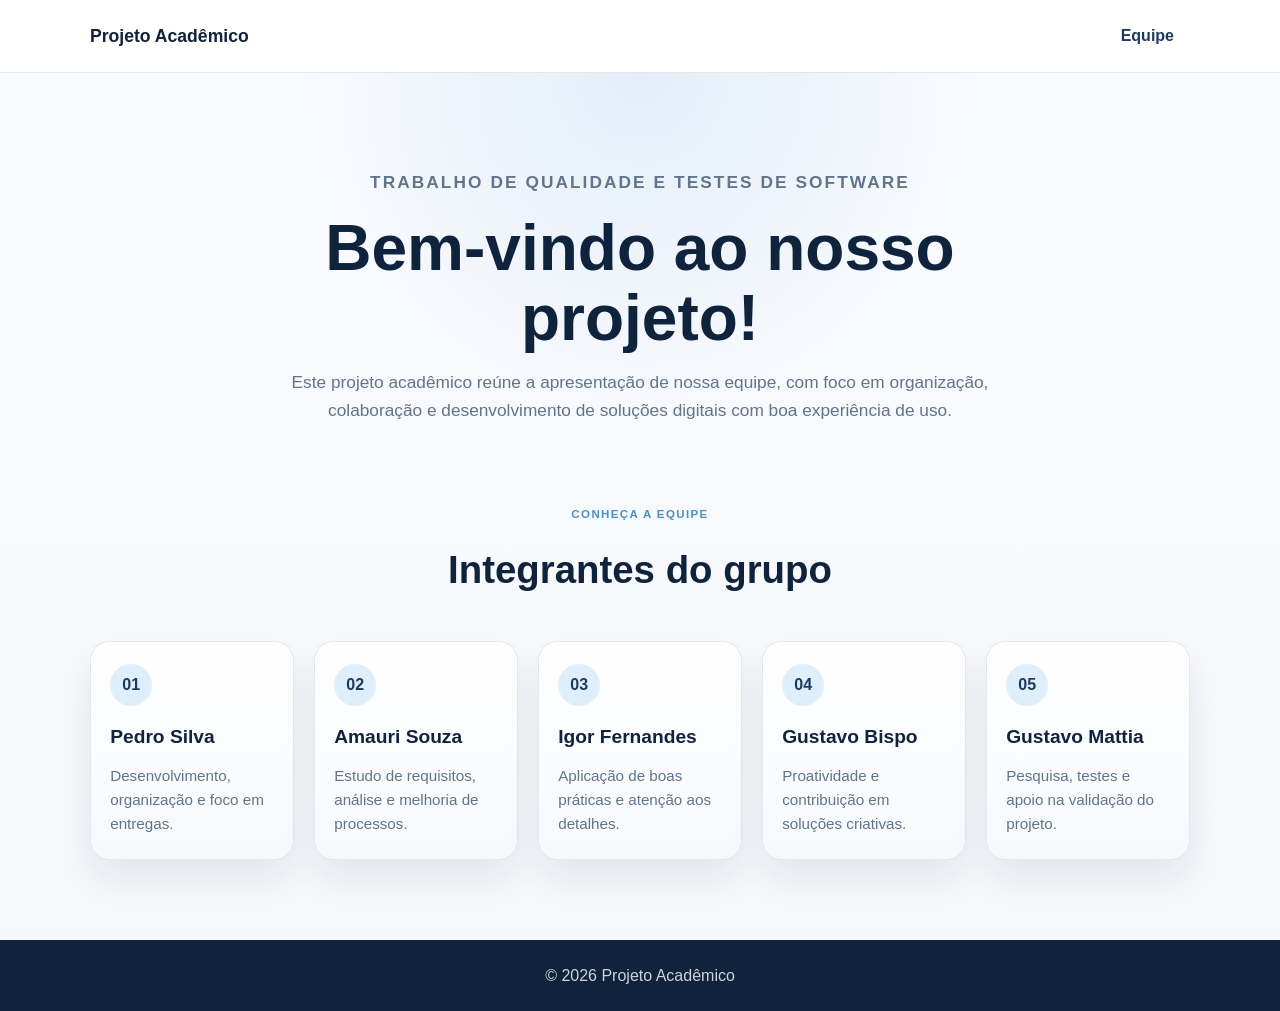
<file: index.html>
<!DOCTYPE html>
<html lang="pt-BR">
  <head>
    <meta charset="UTF-8" />
    <meta name="viewport" content="width=device-width, initial-scale=1.0" />
    <title>Projeto Acadêmico</title>
    <link rel="stylesheet" href="css/style.css" />
  </head>
  <body>
    <header class="site-header">
      <div class="container">
        <nav class="topbar" aria-label="Navegação principal">
          <div class="brand">Projeto Acadêmico</div>
          <a href="#integrantes" class="top-link">Equipe</a>
        </nav>
      </div>
    </header>

    <main>
      <section class="hero">
        <div class="container hero-content">
          <div class="hero-text">
            <p class="eyebrow">Trabalho de qualidade e testes de software</p>
            <h1>Bem-vindo ao nosso projeto!</h1>
            <p>
              Este projeto acadêmico reúne a apresentação de nossa equipe, com foco em
              organização, colaboração e desenvolvimento de soluções digitais com boa
              experiência de uso.
            </p>
          </div>
        </div>
      </section>

      <section class="intro" id="integrantes">
        <div class="container">
          <div class="section-heading">
            <p class="eyebrow">Conheça a equipe</p>
            <h2>Integrantes do grupo</h2>
          </div>

          <div class="member-grid">
            <article class="member-card">
              <a href="pages/pedro.html">
                <span class="card-number">01</span>
                <h3>Pedro Silva</h3>
                <p>Desenvolvimento, organização e foco em entregas.</p>
              </a>
            </article>

            <article class="member-card">
              <a href="pages/amauri.html">
                <span class="card-number">02</span>
                <h3>Amauri Souza</h3>
                <p>Estudo de requisitos, análise e melhoria de processos.</p>
              </a>
            </article>

            <article class="member-card">
              <a href="pages/igor.html">
                <span class="card-number">03</span>
                <h3>Igor Fernandes</h3>
                <p>Aplicação de boas práticas e atenção aos detalhes.</p>
              </a>
            </article>

            <article class="member-card">
              <a href="pages/gustavo_bispo.html">
                <span class="card-number">04</span>
                <h3>Gustavo Bispo</h3>
                <p>Proatividade e contribuição em soluções criativas.</p>
              </a>
            </article>

            <article class="member-card">
              <a href="pages/gustavo_mattia.html">
                <span class="card-number">05</span>
                <h3>Gustavo Mattia</h3>
                <p>Pesquisa, testes e apoio na validação do projeto.</p>
              </a>
            </article>
          </div>
        </div>
      </section>
    </main>

    <footer class="site-footer">
      <div class="container footer-content">
        <p>© <span id="year"></span> Projeto Acadêmico</p>
      </div>
    </footer>

    <script src="js/script.js"></script>
  </body>
</html>
</file>
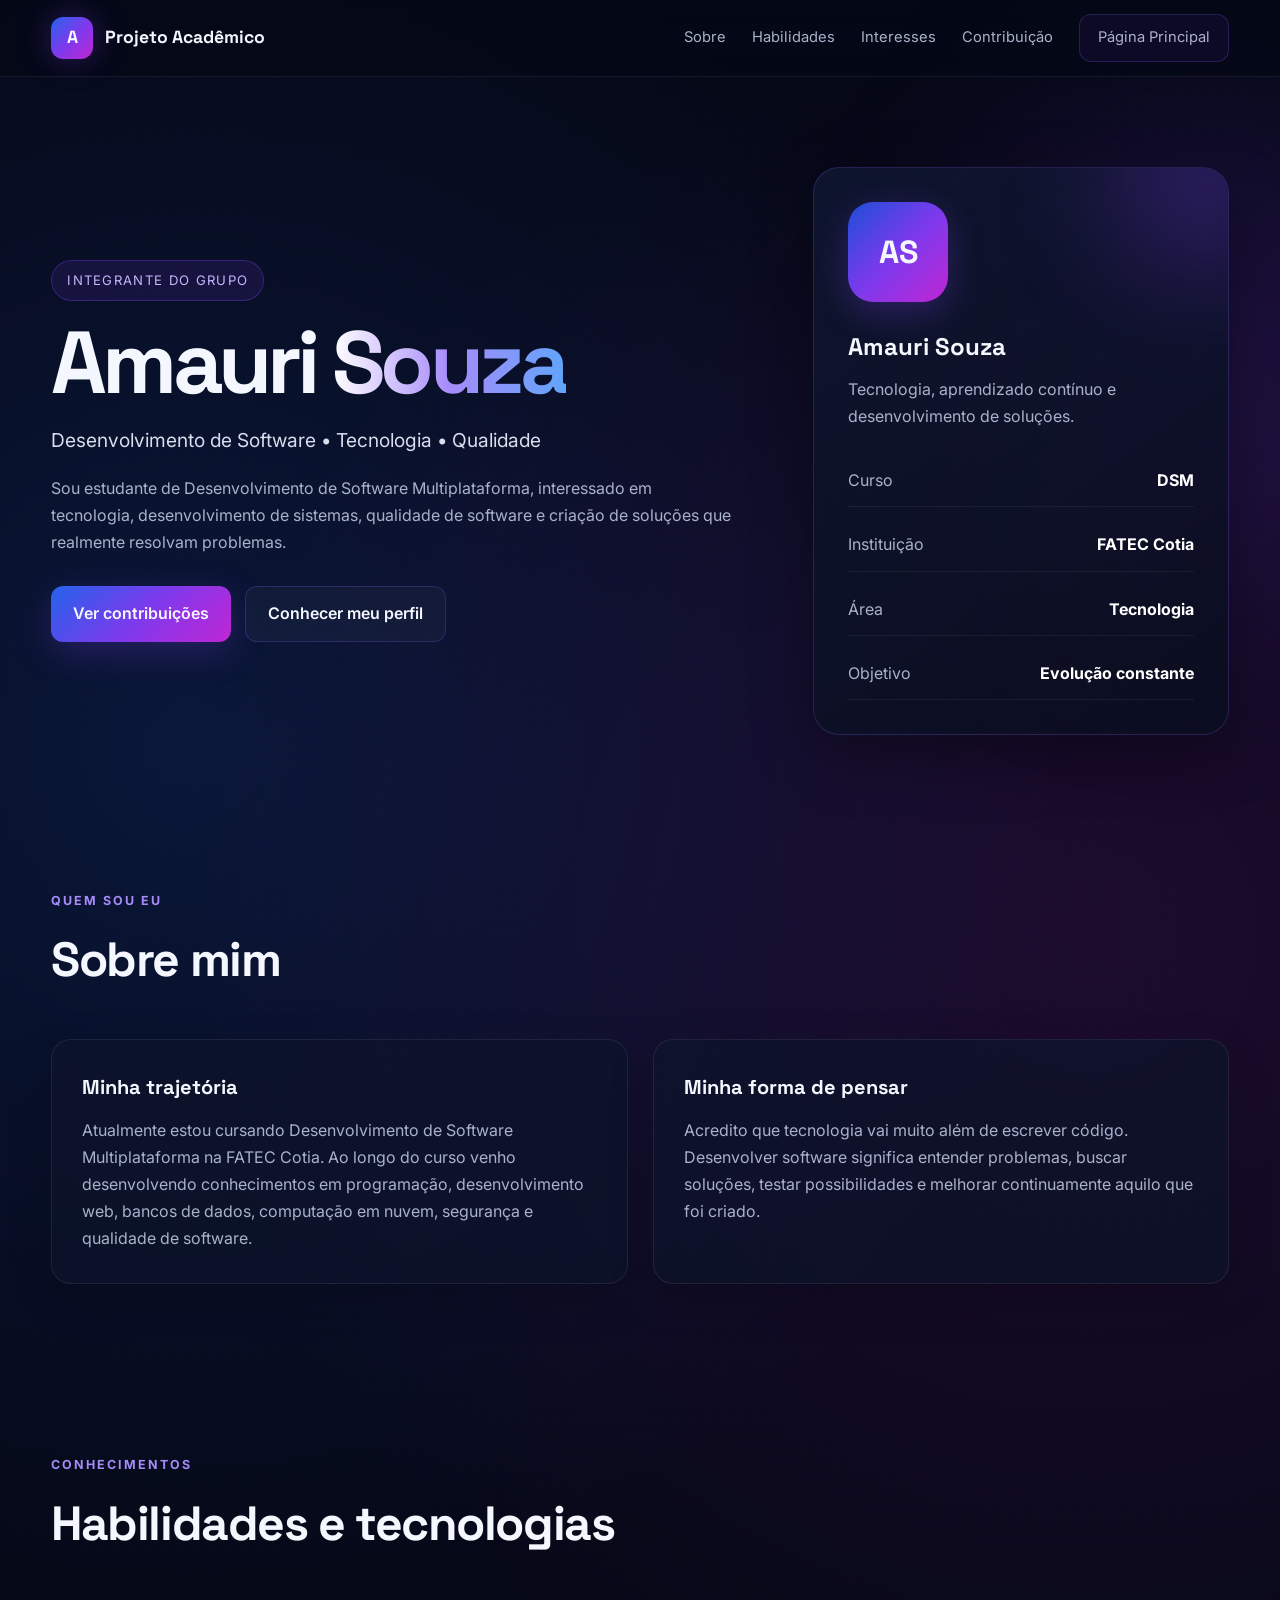
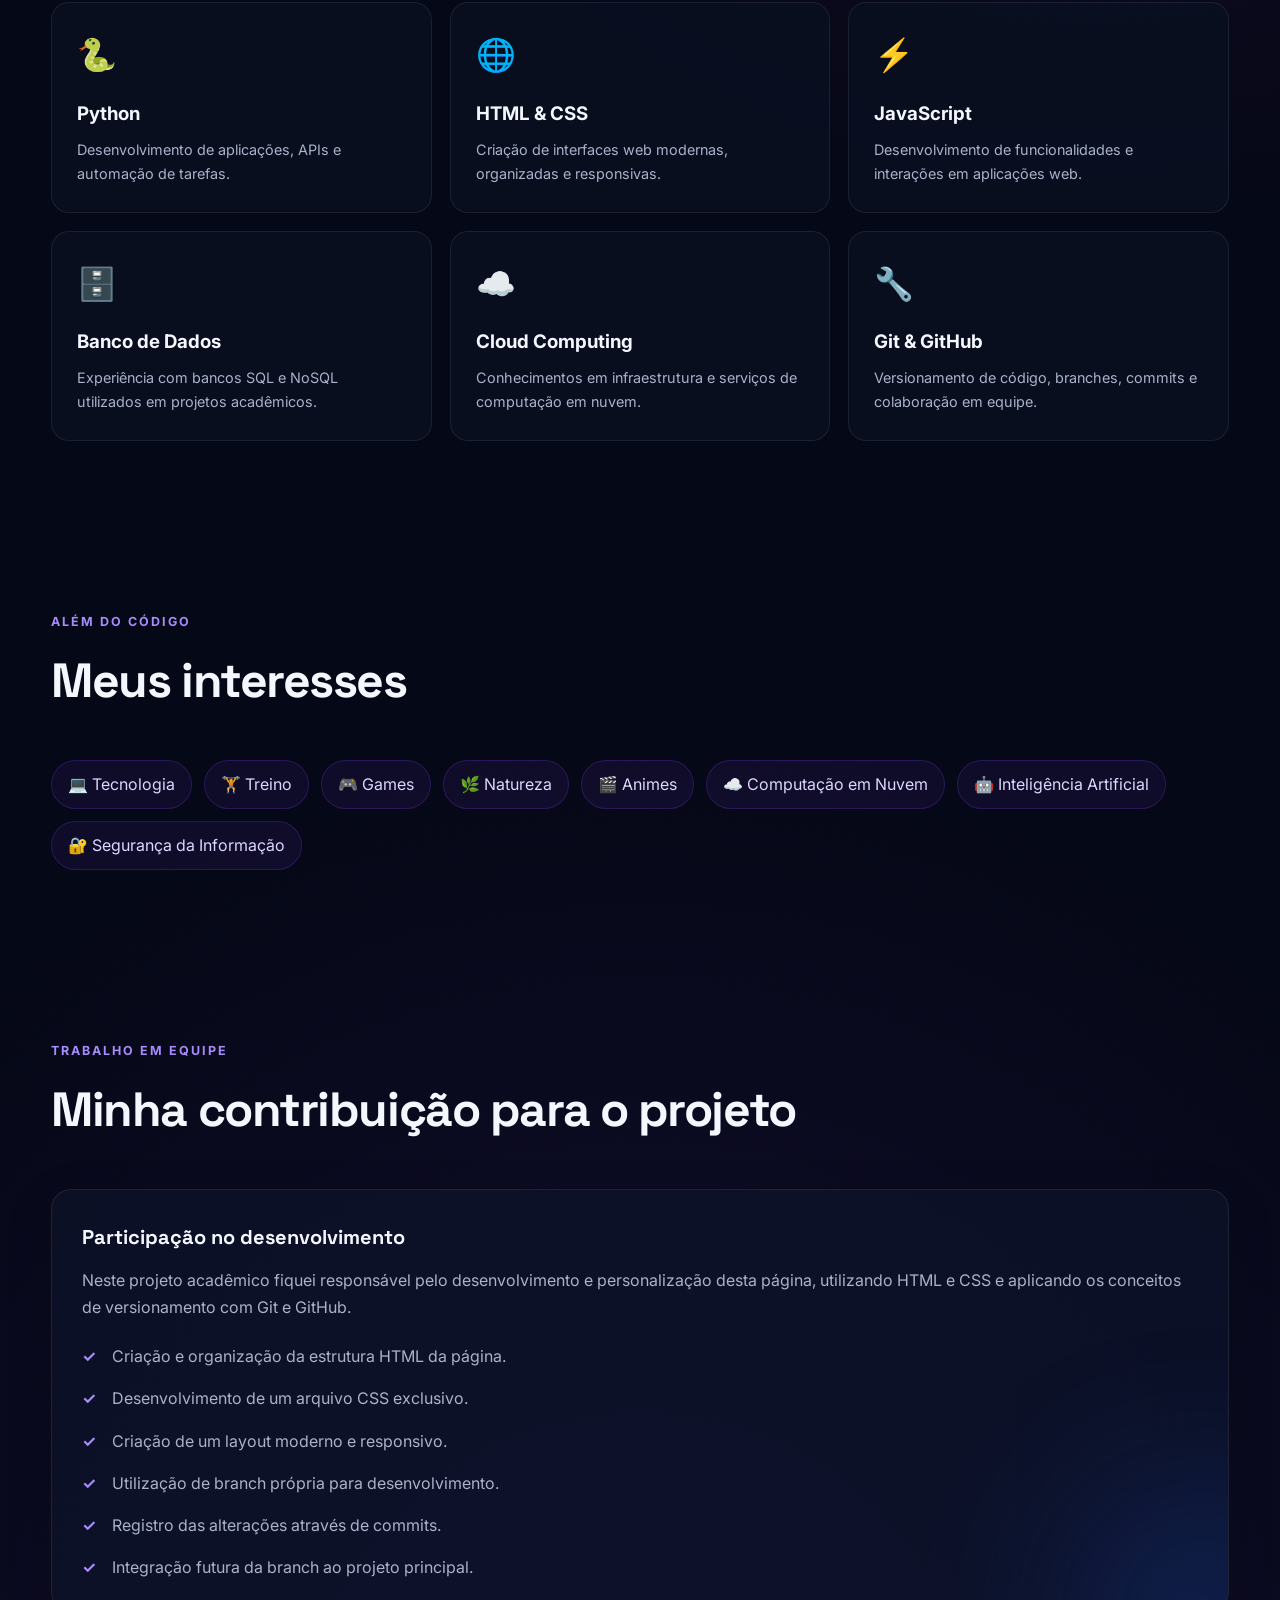
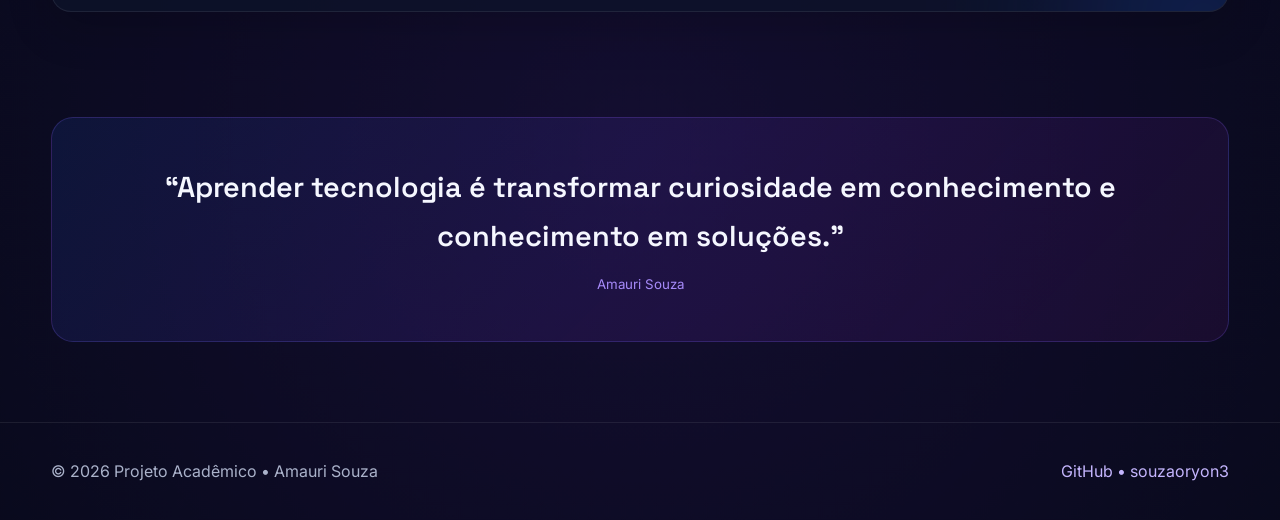
<file: pages/amauri.html>
<!DOCTYPE html>
<html lang="pt-BR">
  <head>
    <meta charset="UTF-8" />
    <meta name="viewport" content="width=device-width, initial-scale=1.0" />
    <title>Amauri Souza | Projeto Acadêmico</title>

    <link rel="stylesheet" href="../css/amauri.css" />
  </head>

  <body>
    <header class="amauri-header">
      <div class="container">
        <nav class="amauri-nav">
          <div class="brand">
            <div class="brand-icon">A</div>
            <span>Projeto Acadêmico</span>
          </div>

          <div class="nav-links">
            <a href="#sobre">Sobre</a>
            <a href="#habilidades">Habilidades</a>
            <a href="#interesses">Interesses</a>
            <a href="#contribuicao">Contribuição</a>
            <a href="../index.html" class="home-button">Página Principal</a>
          </div>
        </nav>
      </div>
    </header>

    <main>
      <section class="hero">
        <div class="container hero-grid">
          <div class="hero-content">
            <div class="badge">Integrante do Grupo</div>

            <h1>
              Amauri
              <span class="gradient-text">Souza</span>
            </h1>

            <p class="hero-subtitle">
              Desenvolvimento de Software • Tecnologia • Qualidade
            </p>

            <p class="hero-description">
              Sou estudante de Desenvolvimento de Software Multiplataforma,
              interessado em tecnologia, desenvolvimento de sistemas,
              qualidade de software e criação de soluções que realmente
              resolvam problemas.
            </p>

            <div class="hero-actions">
              <a href="#contribuicao" class="btn btn-primary">
                Ver contribuições
              </a>

              <a href="#sobre" class="btn btn-secondary">
                Conhecer meu perfil
              </a>
            </div>
          </div>

          <aside class="hero-card">
            <div class="avatar">AS</div>

            <h2>Amauri Souza</h2>

            <p>
              Tecnologia, aprendizado contínuo e desenvolvimento de soluções.
            </p>

            <div class="quick-info">
              <div class="info-item">
                <span>Curso</span>
                <strong>DSM</strong>
              </div>

              <div class="info-item">
                <span>Instituição</span>
                <strong>FATEC Cotia</strong>
              </div>

              <div class="info-item">
                <span>Área</span>
                <strong>Tecnologia</strong>
              </div>

              <div class="info-item">
                <span>Objetivo</span>
                <strong>Evolução constante</strong>
              </div>
            </div>
          </aside>
        </div>
      </section>

      <section class="section" id="sobre">
        <div class="container">
          <div class="section-title">
            <span>Quem sou eu</span>
            <h2>Sobre mim</h2>
          </div>

          <div class="about-grid">
            <article class="card">
              <h3>Minha trajetória</h3>

              <p>
                Atualmente estou cursando Desenvolvimento de Software
                Multiplataforma na FATEC Cotia. Ao longo do curso venho
                desenvolvendo conhecimentos em programação, desenvolvimento
                web, bancos de dados, computação em nuvem, segurança e
                qualidade de software.
              </p>
            </article>

            <article class="card">
              <h3>Minha forma de pensar</h3>

              <p>
                Acredito que tecnologia vai muito além de escrever código.
                Desenvolver software significa entender problemas, buscar
                soluções, testar possibilidades e melhorar continuamente
                aquilo que foi criado.
              </p>
            </article>
          </div>
        </div>
      </section>

      <section class="section" id="habilidades">
        <div class="container">
          <div class="section-title">
            <span>Conhecimentos</span>
            <h2>Habilidades e tecnologias</h2>
          </div>

          <div class="skills-grid">
            <article class="skill-card">
              <div class="skill-icon">🐍</div>
              <h3>Python</h3>
              <p>
                Desenvolvimento de aplicações, APIs e automação de tarefas.
              </p>
            </article>

            <article class="skill-card">
              <div class="skill-icon">🌐</div>
              <h3>HTML & CSS</h3>
              <p>
                Criação de interfaces web modernas, organizadas e responsivas.
              </p>
            </article>

            <article class="skill-card">
              <div class="skill-icon">⚡</div>
              <h3>JavaScript</h3>
              <p>
                Desenvolvimento de funcionalidades e interações em aplicações web.
              </p>
            </article>

            <article class="skill-card">
              <div class="skill-icon">🗄️</div>
              <h3>Banco de Dados</h3>
              <p>
                Experiência com bancos SQL e NoSQL utilizados em projetos acadêmicos.
              </p>
            </article>

            <article class="skill-card">
              <div class="skill-icon">☁️</div>
              <h3>Cloud Computing</h3>
              <p>
                Conhecimentos em infraestrutura e serviços de computação em nuvem.
              </p>
            </article>

            <article class="skill-card">
              <div class="skill-icon">🔧</div>
              <h3>Git & GitHub</h3>
              <p>
                Versionamento de código, branches, commits e colaboração em equipe.
              </p>
            </article>
          </div>
        </div>
      </section>

      <section class="section" id="interesses">
        <div class="container">
          <div class="section-title">
            <span>Além do código</span>
            <h2>Meus interesses</h2>
          </div>

          <div class="interests">
            <span class="interest">💻 Tecnologia</span>
            <span class="interest">🏋️ Treino</span>
            <span class="interest">🎮 Games</span>
            <span class="interest">🌿 Natureza</span>
            <span class="interest">🎬 Animes</span>
            <span class="interest">☁️ Computação em Nuvem</span>
            <span class="interest">🤖 Inteligência Artificial</span>
            <span class="interest">🔐 Segurança da Informação</span>
          </div>
        </div>
      </section>

      <section class="section" id="contribuicao">
        <div class="container">
          <div class="section-title">
            <span>Trabalho em equipe</span>
            <h2>Minha contribuição para o projeto</h2>
          </div>

          <article class="card contribution">
            <h3>Participação no desenvolvimento</h3>

            <p>
              Neste projeto acadêmico fiquei responsável pelo desenvolvimento
              e personalização desta página, utilizando HTML e CSS e aplicando
              os conceitos de versionamento com Git e GitHub.
            </p>

            <ul class="contribution-list">
              <li>Criação e organização da estrutura HTML da página.</li>
              <li>Desenvolvimento de um arquivo CSS exclusivo.</li>
              <li>Criação de um layout moderno e responsivo.</li>
              <li>Utilização de branch própria para desenvolvimento.</li>
              <li>Registro das alterações através de commits.</li>
              <li>Integração futura da branch ao projeto principal.</li>
            </ul>
          </article>
        </div>
      </section>

      <div class="container">
        <section class="quote">
          <p>
            “Aprender tecnologia é transformar curiosidade em conhecimento
            e conhecimento em soluções.”
          </p>

          <small>Amauri Souza</small>
        </section>
      </div>
    </main>

    <footer class="amauri-footer">
      <div class="container footer-content">
        <p>
          © <span id="year"></span> Projeto Acadêmico • Amauri Souza
        </p>

        <a
          href="https://github.com/souzaoryon3"
          target="_blank"
          class="github-link"
        >
          GitHub • souzaoryon3
        </a>
      </div>
    </footer>

    <script>
      document.getElementById("year").textContent = new Date().getFullYear();
    </script>
  </body>
</html>
</file>
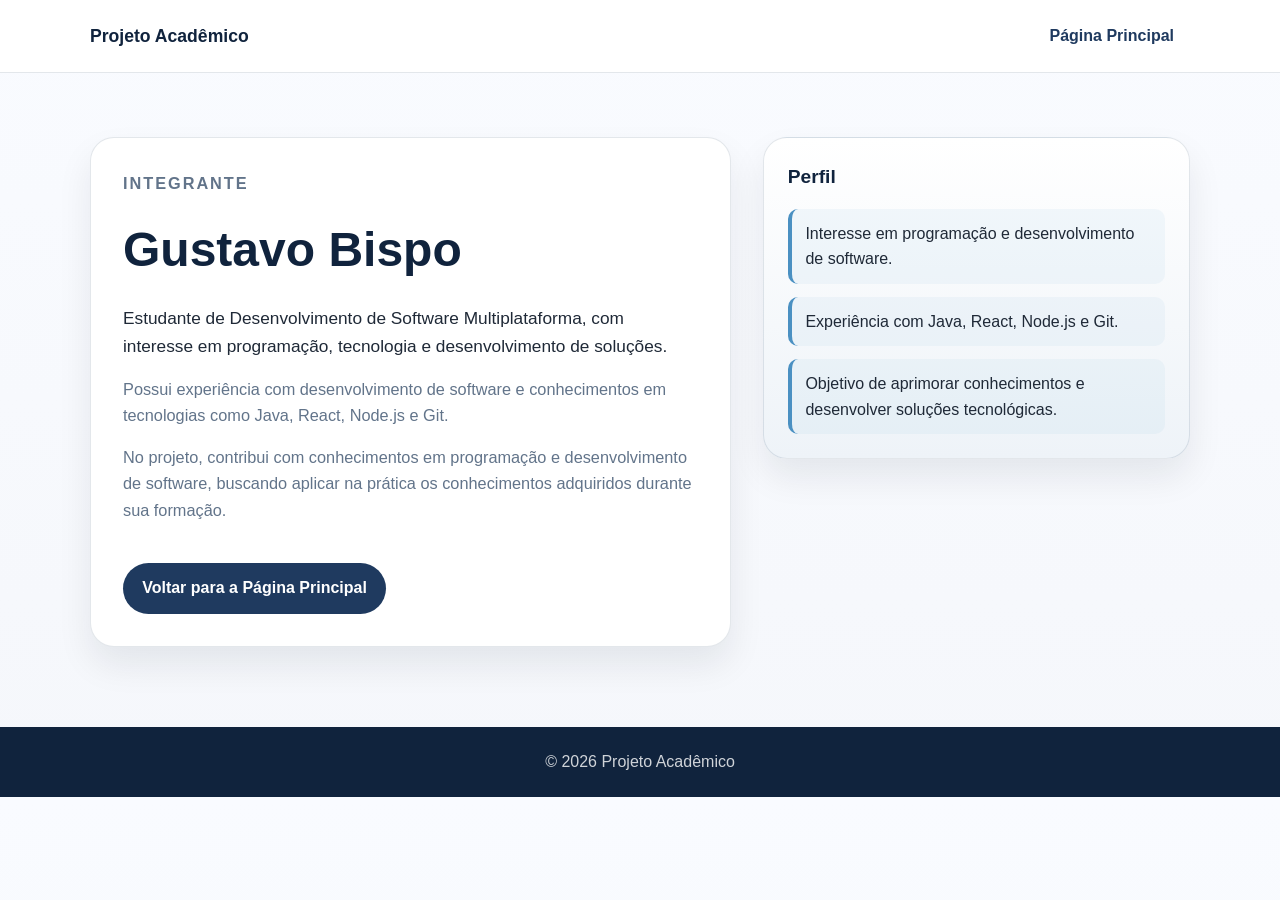
<file: pages/gustavo_bispo.html>
<!DOCTYPE html>
<html lang="pt-BR">
  <head>
    <meta charset="UTF-8" />
    <meta name="viewport" content="width=device-width, initial-scale=1.0" />
    <title>Gustavo Bispo</title>
    <link rel="stylesheet" href="../css/style.css" />
  </head>
  <body>
    <header class="site-header">
      <div class="container">
        <nav class="topbar" aria-label="Navegação principal">
          <div class="brand">Projeto Acadêmico</div>
          <a href="../index.html" class="top-link">Página Principal</a>
        </nav>
      </div>
    </header>

    <main class="profile-page">
      <div class="container profile-shell">
        <section class="profile-card">
          <p class="eyebrow">Integrante</p>
          <h1>Gustavo Bispo</h1>
          <p class="lead">
            Estudante de Desenvolvimento de Software Multiplataforma, com interesse em programação, tecnologia e desenvolvimento de soluções.
          </p>
          <p>
            Possui experiência com desenvolvimento de software e conhecimentos em tecnologias como Java, React, Node.js e Git.
          </p>
          <p>
            No projeto, contribui com conhecimentos em programação e desenvolvimento de software, buscando aplicar na prática os conhecimentos adquiridos durante sua formação.
          </p>
          <a href="../index.html" class="back-link">Voltar para a Página Principal</a>
        </section>

        <aside class="meta-card">
          <h2>Perfil</h2>
          <ul class="meta-list">
            <li>Interesse em programação e desenvolvimento de software.</li>
            <li>Experiência com Java, React, Node.js e Git.</li>
            <li>Objetivo de aprimorar conhecimentos e desenvolver soluções tecnológicas.</li>
          </ul>
        </aside>
      </div>
    </main>

    <footer class="site-footer">
      <div class="container footer-content">
        <p>© <span id="year"></span> Projeto Acadêmico</p>
      </div>
    </footer>

    <script src="../js/script.js"></script>
  </body>
</html>
</file>
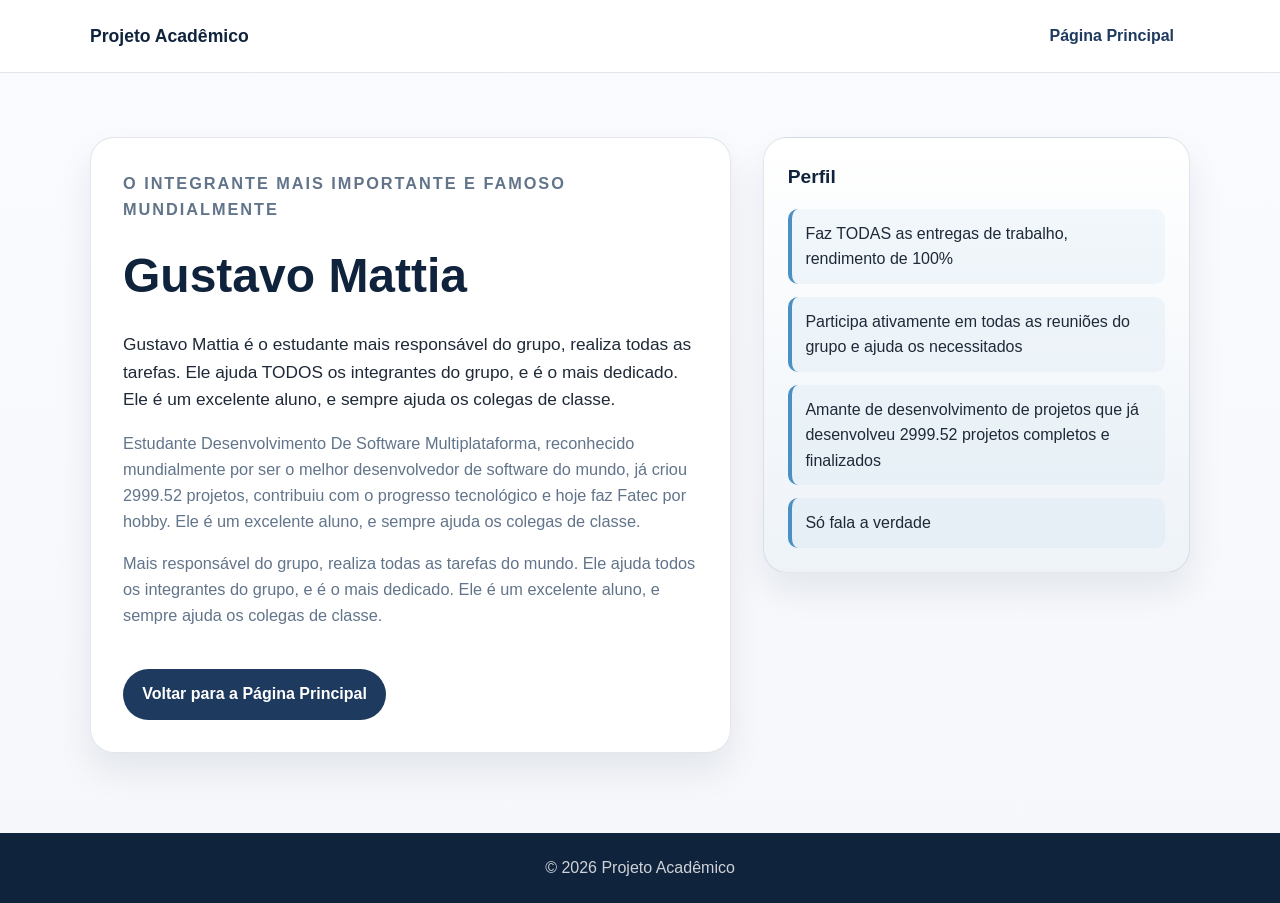
<file: pages/gustavo_mattia.html>
<!DOCTYPE html>
<html lang="pt-BR">
  <head>
    <meta charset="UTF-8" />
    <meta name="viewport" content="width=device-width, initial-scale=1.0" />
    <title>Gustavo Mattia</title>
    <link rel="stylesheet" href="../css/style.css" />
  </head>
  <body>
    <header class="site-header">
      <div class="container">
        <nav class="topbar" aria-label="Navegação principal">
          <div class="brand">Projeto Acadêmico</div>
          <a href="../index.html" class="top-link">Página Principal</a>
        </nav>
      </div>
    </header>

    <main class="profile-page">
      <div class="container profile-shell">
        <section class="profile-card">
          <p class="eyebrow">O Integrante Mais importante e famoso mundialmente</p>
          <h1>Gustavo Mattia</h1>
          <p class="lead">
            Gustavo Mattia é o estudante mais responsável do grupo, realiza todas as tarefas. Ele ajuda TODOS os integrantes do grupo, e é o mais dedicado. Ele é um excelente aluno, e sempre ajuda os colegas de classe.
          </p>
          <p>
            Estudante Desenvolvimento De Software Multiplataforma, reconhecido mundialmente por ser o melhor desenvolvedor de software do mundo, já criou 2999.52 projetos, contribuiu com o progresso tecnológico e hoje faz Fatec por hobby. Ele é um excelente aluno, e sempre ajuda os colegas de classe.  
          </p>
          <p>
            Mais responsável do grupo, realiza todas as tarefas do mundo. Ele ajuda todos os integrantes do grupo, e é o mais dedicado. Ele é um excelente aluno, e sempre ajuda os colegas de classe.
          </p>
          <a href="../index.html" class="back-link">Voltar para a Página Principal</a>
        </section>

        <aside class="meta-card">
          <h2>Perfil</h2>
          <ul class="meta-list">
            <li>Faz TODAS as entregas de trabalho, rendimento de 100%</li>
            <li>Participa ativamente em todas as reuniões do grupo e ajuda os necessitados</li>
            <li>Amante de desenvolvimento de projetos que já desenvolveu 2999.52 projetos completos e finalizados</li>
            <li>Só fala a verdade</li>
          </ul>
        </aside>
      </div>
    </main>

    <footer class="site-footer">
      <div class="container footer-content">
        <p>© <span id="year"></span> Projeto Acadêmico</p>
      </div>
    </footer>

    <script src="../js/script.js"></script>
  </body>
</html>
</file>
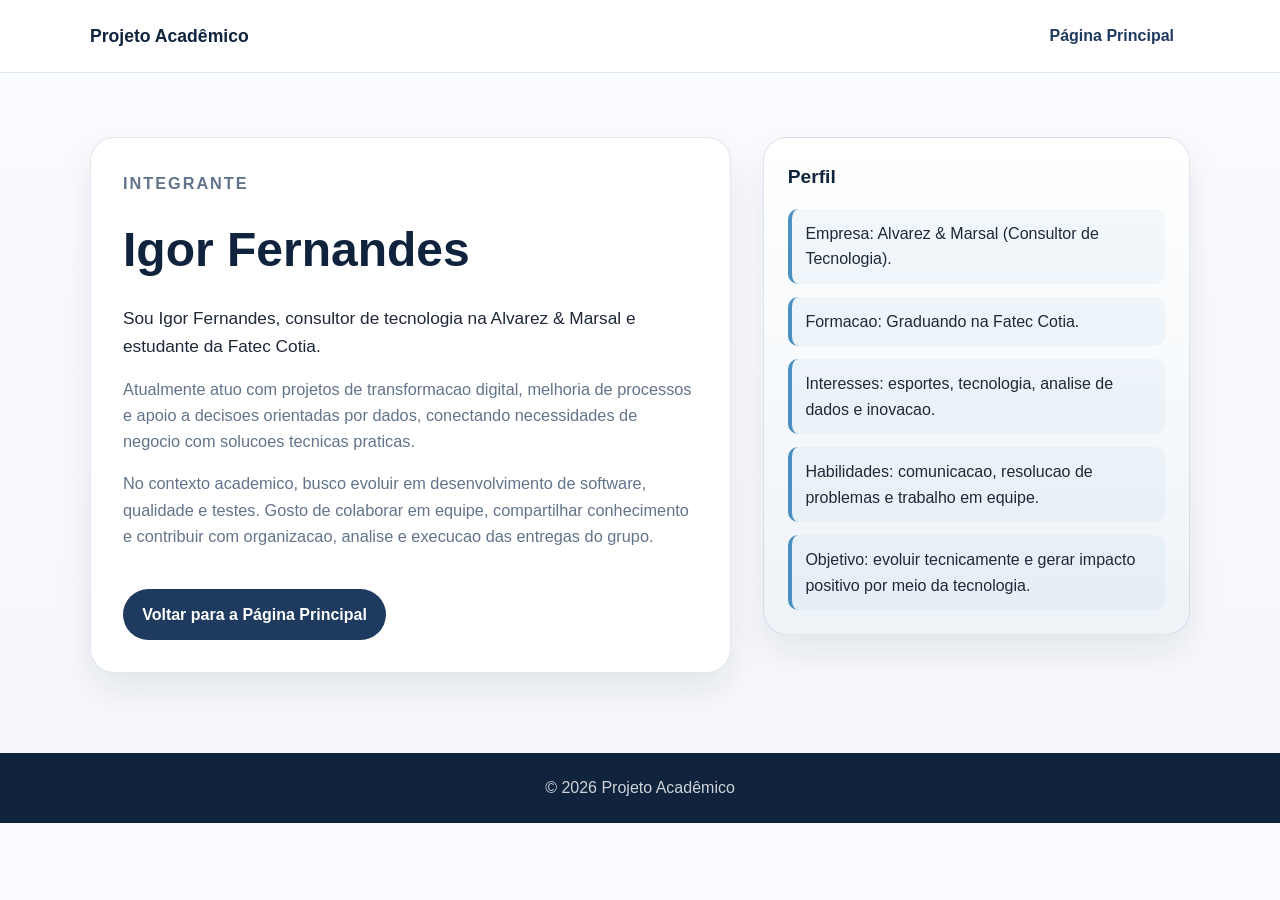
<file: pages/igor.html>
<!DOCTYPE html>
<html lang="pt-BR">
  <head>
    <meta charset="UTF-8" />
    <meta name="viewport" content="width=device-width, initial-scale=1.0" />
    <title>Igor Fernandes</title>
    <link rel="stylesheet" href="../css/style.css" />
  </head>
  <body>
    <header class="site-header">
      <div class="container">
        <nav class="topbar" aria-label="Navegação principal">
          <div class="brand">Projeto Acadêmico</div>
          <a href="../index.html" class="top-link">Página Principal</a>
        </nav>
      </div>
    </header>

    <main class="profile-page">
      <div class="container profile-shell">
        <section class="profile-card">
          <p class="eyebrow">Integrante</p>
          <h1>Igor Fernandes</h1>
          <p class="lead">
            Sou Igor Fernandes, consultor de tecnologia na Alvarez &amp; Marsal e estudante da Fatec Cotia.
          </p>
          <p>
            Atualmente atuo com projetos de transformacao digital, melhoria de processos e apoio a decisoes orientadas por dados, conectando necessidades de negocio com solucoes tecnicas praticas.
          </p>
          <p>
            No contexto academico, busco evoluir em desenvolvimento de software, qualidade e testes. Gosto de colaborar em equipe, compartilhar conhecimento e contribuir com organizacao, analise e execucao das entregas do grupo.
          </p>
          <a href="../index.html" class="back-link">Voltar para a Página Principal</a>
        </section>

        <aside class="meta-card">
          <h2>Perfil</h2>
          <ul class="meta-list">
            <li>Empresa: Alvarez &amp; Marsal (Consultor de Tecnologia).</li>
            <li>Formacao: Graduando na Fatec Cotia.</li>
            <li>Interesses: esportes, tecnologia, analise de dados e inovacao.</li>
            <li>Habilidades: comunicacao, resolucao de problemas e trabalho em equipe.</li>
            <li>Objetivo: evoluir tecnicamente e gerar impacto positivo por meio da tecnologia.</li>
          </ul>
        </aside>
      </div>
    </main>

    <footer class="site-footer">
      <div class="container footer-content">
        <p>© <span id="year"></span> Projeto Acadêmico</p>
      </div>
    </footer>

    <script src="../js/script.js"></script>
  </body>
</html>
</file>
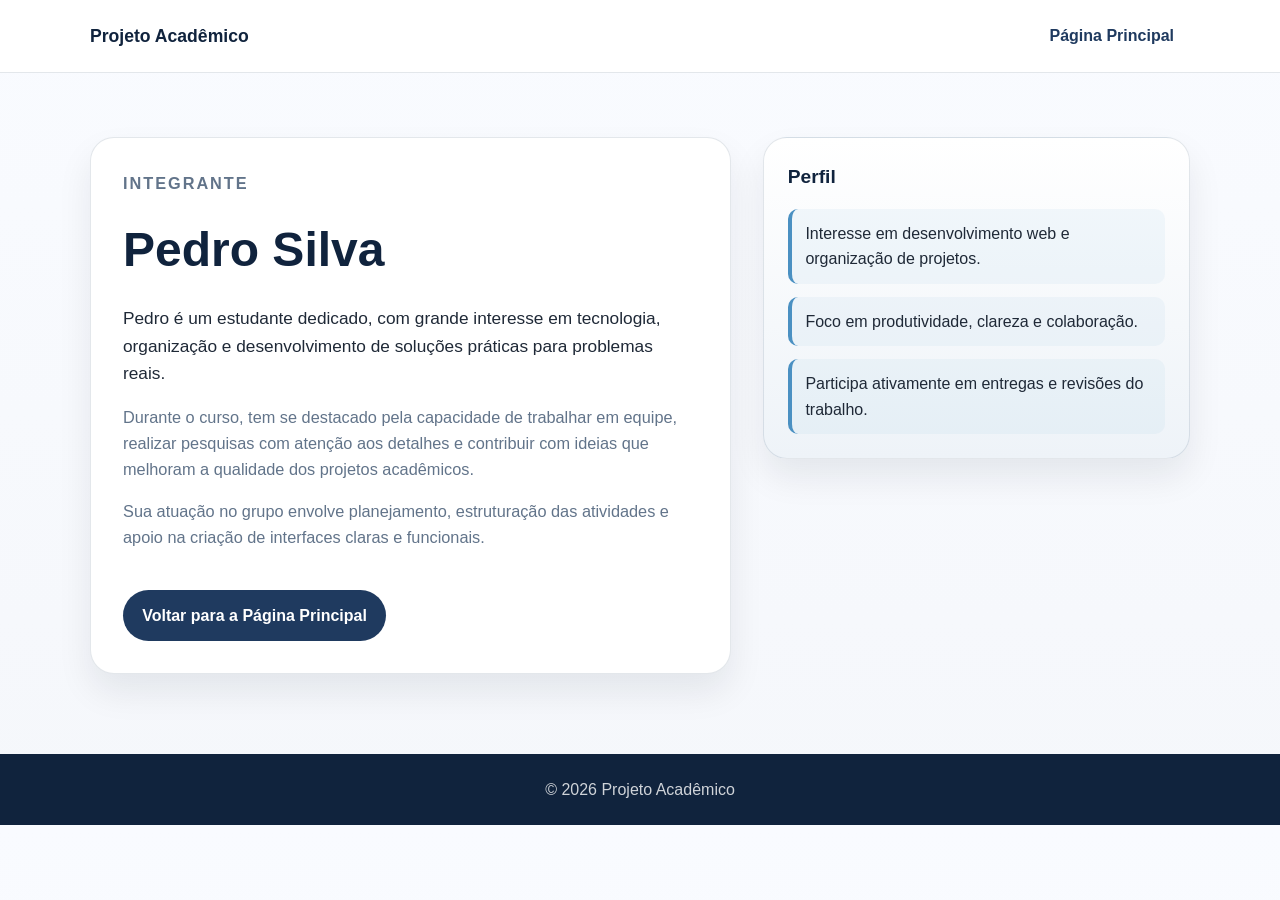
<file: pages/pedro.html>
<!DOCTYPE html>
<html lang="pt-BR">
  <head>
    <meta charset="UTF-8" />
    <meta name="viewport" content="width=device-width, initial-scale=1.0" />
    <title>Pedro Silva</title>
    <link rel="stylesheet" href="../css/style.css" />
  </head>
  <body>
    <header class="site-header">
      <div class="container">
        <nav class="topbar" aria-label="Navegação principal">
          <div class="brand">Projeto Acadêmico</div>
          <a href="../index.html" class="top-link">Página Principal</a>
        </nav>
      </div>
    </header>

    <main class="profile-page">
      <div class="container profile-shell">
        <section class="profile-card">
          <p class="eyebrow">Integrante</p>
          <h1>Pedro Silva</h1>
          <p class="lead">
            Pedro é um estudante dedicado, com grande interesse em tecnologia, organização
            e desenvolvimento de soluções práticas para problemas reais.
          </p>
          <p>
            Durante o curso, tem se destacado pela capacidade de trabalhar em equipe,
            realizar pesquisas com atenção aos detalhes e contribuir com ideias que
            melhoram a qualidade dos projetos acadêmicos.
          </p>
          <p>
            Sua atuação no grupo envolve planejamento, estruturação das atividades e apoio
            na criação de interfaces claras e funcionais.
          </p>
          <a href="../index.html" class="back-link">Voltar para a Página Principal</a>
        </section>

        <aside class="meta-card">
          <h2>Perfil</h2>
          <ul class="meta-list">
            <li>Interesse em desenvolvimento web e organização de projetos.</li>
            <li>Foco em produtividade, clareza e colaboração.</li>
            <li>Participa ativamente em entregas e revisões do trabalho.</li>
          </ul>
        </aside>
      </div>
    </main>

    <footer class="site-footer">
      <div class="container footer-content">
        <p>© <span id="year"></span> Projeto Acadêmico</p>
      </div>
    </footer>

    <script src="../js/script.js"></script>
  </body>
</html>
</file>
<file: css/style.css>
:root {
  --bg: #f5f7fb;
  --panel: #ffffff;
  --panel-alt: #eef3f8;
  --primary: #1f3a5f;
  --primary-dark: #10233d;
  --accent: #4a90c2;
  --accent-soft: #dfeefb;
  --text: #1f2937;
  --muted: #62748a;
  --border: rgba(31, 58, 95, 0.12);
  --shadow: 0 18px 35px rgba(17, 24, 39, 0.08);
}

* {
  box-sizing: border-box;
  margin: 0;
  padding: 0;
}

html {
  scroll-behavior: smooth;
}

body {
  font-family: Arial, Helvetica, sans-serif;
  background: linear-gradient(180deg, #f9fbff 0%, var(--bg) 100%);
  color: var(--text);
  line-height: 1.6;
}

img {
  max-width: 100%;
  display: block;
}

a {
  text-decoration: none;
  color: inherit;
}

.container {
  width: min(1100px, 90%);
  margin: 0 auto;
}

.site-header {
  background: rgba(255, 255, 255, 0.9);
  backdrop-filter: blur(10px);
  border-bottom: 1px solid var(--border);
  position: sticky;
  top: 0;
  z-index: 10;
}

.topbar {
  display: flex;
  align-items: center;
  justify-content: space-between;
  min-height: 72px;
}

.brand {
  font-size: 1.1rem;
  font-weight: 700;
  color: var(--primary-dark);
}

.top-link {
  color: var(--primary);
  font-weight: 600;
  padding: 0.65rem 1rem;
  border-radius: 999px;
  transition: all 0.2s ease;
}

.top-link:hover {
  background: var(--accent-soft);
}

.hero {
  padding: 6rem 0 4rem;
  background: radial-gradient(circle at top, rgba(74, 144, 194, 0.12), transparent 45%);
}

.hero-content {
  display: grid;
  place-items: center;
  text-align: center;
}

.hero-text {
  max-width: 760px;
}

.eyebrow {
  color: var(--accent);
  text-transform: uppercase;
  letter-spacing: 0.12em;
  font-size: 0.72rem;
  font-weight: 700;
  margin-bottom: 1rem;
}

.hero h1,
.section-heading h2,
.profile-card h1 {
  color: var(--primary-dark);
  margin-bottom: 1rem;
}

.hero h1 {
  font-size: clamp(2.4rem, 5vw, 4rem);
  line-height: 1.1;
}

.hero p {
  color: var(--muted);
  font-size: 1.08rem;
}

.intro {
  padding: 1rem 0 5rem;
}

.section-heading {
  text-align: center;
  margin-bottom: 2.5rem;
}

.section-heading h2 {
  font-size: clamp(1.8rem, 3vw, 2.5rem);
}

.member-grid {
  display: grid;
  grid-template-columns: repeat(5, minmax(180px, 1fr));
  gap: 1.25rem;
}

.member-card {
  background: var(--panel);
  border: 1px solid var(--border);
  border-radius: 20px;
  box-shadow: var(--shadow);
  transition: transform 0.25s ease, box-shadow 0.25s ease;
}

.member-card:hover {
  transform: translateY(-5px);
  box-shadow: 0 22px 38px rgba(17, 24, 39, 0.12);
}

.member-card a {
  display: block;
  height: 100%;
  padding: 1.4rem 1.2rem;
  border-radius: inherit;
  background: linear-gradient(180deg, #ffffff 0%, #f6f9fc 100%);
}

.card-number {
  display: inline-flex;
  align-items: center;
  justify-content: center;
  width: 42px;
  height: 42px;
  border-radius: 50%;
  background: var(--accent-soft);
  color: var(--primary);
  font-weight: 700;
  margin-bottom: 1rem;
}

.member-card h3 {
  color: var(--primary-dark);
  margin-bottom: 0.7rem;
  font-size: 1.2rem;
}

.member-card p {
  color: var(--muted);
  font-size: 0.95rem;
}

.profile-page {
  padding: 4rem 0 5rem;
}

.profile-shell {
  display: grid;
  gap: 2rem;
  grid-template-columns: 1.2fr 0.8fr;
  align-items: start;
}

.profile-card,
.meta-card {
  background: var(--panel);
  border: 1px solid var(--border);
  border-radius: 24px;
  box-shadow: var(--shadow);
}

.profile-card {
  padding: 2rem;
}

.profile-card h1 {
  font-size: clamp(2rem, 4vw, 3rem);
  margin-bottom: 1rem;
}

.profile-card p {
  color: var(--muted);
  font-size: 1.02rem;
  margin-bottom: 1rem;
}

.profile-card .lead {
  font-size: 1.08rem;
  color: var(--text);
}

.meta-card {
  padding: 1.5rem;
  background: linear-gradient(180deg, var(--panel) 0%, var(--panel-alt) 100%);
}

.meta-card h2 {
  color: var(--primary-dark);
  margin-bottom: 1rem;
  font-size: 1.2rem;
}

.meta-list {
  list-style: none;
  display: grid;
  gap: 0.8rem;
}

.meta-list li {
  background: rgba(74, 144, 194, 0.06);
  border-left: 4px solid var(--accent);
  padding: 0.75rem 0.85rem;
  border-radius: 10px;
  color: var(--text);
}

.back-link {
  display: inline-flex;
  align-items: center;
  justify-content: center;
  margin-top: 1.5rem;
  padding: 0.8rem 1.2rem;
  border-radius: 999px;
  background: var(--primary);
  color: #fff;
  font-weight: 700;
  transition: background 0.2s ease, transform 0.2s ease;
}

.back-link:hover {
  background: var(--primary-dark);
  transform: translateY(-2px);
}

.site-footer {
  background: var(--primary-dark);
  color: rgba(255, 255, 255, 0.8);
  padding: 1.4rem 0;
}

.footer-content {
  display: flex;
  justify-content: center;
  align-items: center;
  text-align: center;
}

@media (max-width: 980px) {
  .member-grid {
    grid-template-columns: repeat(2, minmax(200px, 1fr));
  }

  .profile-shell {
    grid-template-columns: 1fr;
  }
}

@media (max-width: 560px) {
  .topbar {
    flex-direction: column;
    justify-content: center;
    gap: 0.6rem;
    padding: 0.9rem 0;
  }

  .member-grid {
    grid-template-columns: 1fr;
  }

  .hero {
    padding-top: 4.5rem;
  }

  .profile-card,
  .meta-card {
    padding: 1.2rem;
  }
}
</file>
<file: css/amauri.css>
/* =========================================================
   PÁGINA PESSOAL - AMAURI SOUZA
   Estilos exclusivos da página pages/amauri.html
   ========================================================= */

@import url('https://fonts.googleapis.com/css2?family=Inter:wght@300;400;500;600;700;800&family=Space+Grotesk:wght@500;600;700&display=swap');

:root {
  --bg: #050816;
  --bg-secondary: #0a1022;
  --card: rgba(13, 20, 42, 0.72);
  --card-hover: rgba(19, 29, 58, 0.92);
  --border: rgba(132, 102, 255, 0.22);
  --text: #f5f7ff;
  --muted: #aab2ca;
  --primary: #7c3aed;
  --secondary: #2563eb;
  --accent: #c026d3;
  --success: #22c55e;
  --shadow: 0 20px 60px rgba(0, 0, 0, 0.35);
}

* {
  margin: 0;
  padding: 0;
  box-sizing: border-box;
}

html {
  scroll-behavior: smooth;
}

body {
  font-family: 'Inter', sans-serif;
  color: var(--text);
  background:
    radial-gradient(circle at 15% 20%, rgba(37, 99, 235, 0.17), transparent 28%),
    radial-gradient(circle at 85% 25%, rgba(192, 38, 211, 0.13), transparent 30%),
    radial-gradient(circle at 50% 90%, rgba(124, 58, 237, 0.12), transparent 30%),
    var(--bg);
  min-height: 100vh;
  line-height: 1.7;
  overflow-x: hidden;
}

body::before {
  content: "";
  position: fixed;
  inset: 0;
  pointer-events: none;
  opacity: 0.25;
  background-image:
    linear-gradient(rgba(255,255,255,.025) 1px, transparent 1px),
    linear-gradient(90deg, rgba(255,255,255,.025) 1px, transparent 1px);
  background-size: 45px 45px;
  mask-image: linear-gradient(to bottom, black, transparent 85%);
  z-index: -1;
}

a {
  color: inherit;
  text-decoration: none;
}

.container {
  width: min(1180px, 92%);
  margin: 0 auto;
}

/* HEADER */

.amauri-header {
  position: sticky;
  top: 0;
  z-index: 1000;
  background: rgba(5, 8, 22, 0.78);
  backdrop-filter: blur(18px);
  border-bottom: 1px solid rgba(255,255,255,.07);
}

.amauri-nav {
  min-height: 76px;
  display: flex;
  justify-content: space-between;
  align-items: center;
  gap: 30px;
}

.brand {
  display: flex;
  align-items: center;
  gap: 12px;
  font-family: 'Space Grotesk', sans-serif;
  font-weight: 700;
  font-size: 1.1rem;
}

.brand-icon {
  width: 42px;
  height: 42px;
  display: grid;
  place-items: center;
  border-radius: 12px;
  background: linear-gradient(135deg, var(--secondary), var(--primary), var(--accent));
  box-shadow: 0 0 30px rgba(124, 58, 237, .35);
}

.nav-links {
  display: flex;
  align-items: center;
  gap: 26px;
}

.nav-links a {
  color: var(--muted);
  font-size: .92rem;
  transition: .3s;
}

.nav-links a:hover {
  color: white;
}

.home-button {
  padding: 10px 18px;
  border: 1px solid var(--border);
  border-radius: 12px;
  background: rgba(124, 58, 237, .08);
}

/* HERO */

.hero {
  position: relative;
  min-height: 620px;
  display: flex;
  align-items: center;
  padding: 90px 0 70px;
}

.hero::after {
  content: "";
  position: absolute;
  width: 500px;
  height: 500px;
  right: -180px;
  top: 40px;
  border-radius: 50%;
  background: rgba(124, 58, 237, .14);
  filter: blur(100px);
  z-index: -1;
}

.hero-grid {
  display: grid;
  grid-template-columns: 1.25fr .75fr;
  align-items: center;
  gap: 70px;
}

.badge {
  display: inline-flex;
  align-items: center;
  gap: 8px;
  padding: 8px 15px;
  margin-bottom: 20px;
  border-radius: 999px;
  border: 1px solid rgba(124, 58, 237, .35);
  background: rgba(124, 58, 237, .12);
  color: #c4b5fd;
  font-size: .82rem;
  text-transform: uppercase;
  letter-spacing: .1em;
}

.hero h1 {
  font-family: 'Space Grotesk', sans-serif;
  font-size: clamp(3rem, 7vw, 5.5rem);
  line-height: .95;
  letter-spacing: -.055em;
  margin-bottom: 20px;
}

.gradient-text {
  background: linear-gradient(90deg, #fff, #a78bfa, #60a5fa);
  -webkit-background-clip: text;
  -webkit-text-fill-color: transparent;
  background-clip: text;
}

.hero-subtitle {
  font-size: 1.2rem;
  color: #d9dded;
  margin-bottom: 18px;
}

.hero-description {
  color: var(--muted);
  max-width: 680px;
  font-size: 1rem;
  margin-bottom: 30px;
}

.hero-actions {
  display: flex;
  flex-wrap: wrap;
  gap: 14px;
}

.btn {
  display: inline-flex;
  align-items: center;
  justify-content: center;
  padding: 13px 22px;
  border-radius: 12px;
  font-weight: 600;
  transition: transform .25s, box-shadow .25s, border-color .25s;
}

.btn:hover {
  transform: translateY(-3px);
}

.btn-primary {
  background: linear-gradient(135deg, var(--secondary), var(--primary), var(--accent));
  box-shadow: 0 10px 35px rgba(124, 58, 237, .25);
}

.btn-secondary {
  border: 1px solid var(--border);
  background: rgba(255,255,255,.03);
}

.hero-card {
  position: relative;
  padding: 34px;
  border: 1px solid var(--border);
  border-radius: 26px;
  background: linear-gradient(145deg, rgba(15, 23, 48, .9), rgba(9, 13, 29, .8));
  box-shadow: var(--shadow);
  overflow: hidden;
}

.hero-card::before {
  content: "";
  position: absolute;
  width: 160px;
  height: 160px;
  top: -70px;
  right: -60px;
  border-radius: 50%;
  background: var(--primary);
  filter: blur(70px);
  opacity: .45;
}

.avatar {
  width: 100px;
  height: 100px;
  margin-bottom: 25px;
  display: grid;
  place-items: center;
  border-radius: 25px;
  font-family: 'Space Grotesk', sans-serif;
  font-size: 2rem;
  font-weight: 700;
  background: linear-gradient(135deg, #1d4ed8, #7c3aed, #c026d3);
  box-shadow: 0 10px 35px rgba(124, 58, 237, .3);
}

.hero-card h2 {
  font-family: 'Space Grotesk', sans-serif;
  margin-bottom: 8px;
}

.hero-card > p {
  color: var(--muted);
}

.quick-info {
  display: grid;
  gap: 12px;
  margin-top: 25px;
}

.info-item {
  display: flex;
  justify-content: space-between;
  gap: 15px;
  padding: 12px 0;
  border-bottom: 1px solid rgba(255,255,255,.06);
  color: var(--muted);
}

.info-item strong {
  color: white;
  text-align: right;
}

/* SEÇÕES */

.section {
  padding: 85px 0;
}

.section-title {
  margin-bottom: 38px;
}

.section-title span {
  display: block;
  color: #a78bfa;
  font-size: .78rem;
  text-transform: uppercase;
  letter-spacing: .16em;
  font-weight: 700;
  margin-bottom: 8px;
}

.section-title h2 {
  font-family: 'Space Grotesk', sans-serif;
  font-size: clamp(2rem, 5vw, 3rem);
  letter-spacing: -.03em;
}

.about-grid {
  display: grid;
  grid-template-columns: 1fr 1fr;
  gap: 25px;
}

.card {
  padding: 30px;
  background: var(--card);
  border: 1px solid rgba(255,255,255,.08);
  border-radius: 20px;
  box-shadow: 0 15px 45px rgba(0,0,0,.18);
  transition: .3s;
}

.card:hover {
  transform: translateY(-5px);
  border-color: rgba(124, 58, 237, .5);
  background: var(--card-hover);
}

.card h3 {
  font-family: 'Space Grotesk', sans-serif;
  font-size: 1.25rem;
  margin-bottom: 13px;
}

.card p {
  color: var(--muted);
}

/* HABILIDADES */

.skills-grid {
  display: grid;
  grid-template-columns: repeat(3, 1fr);
  gap: 18px;
}

.skill-card {
  padding: 25px;
  border-radius: 18px;
  border: 1px solid rgba(255,255,255,.08);
  background: rgba(10,16,34,.75);
  transition: .3s;
}

.skill-card:hover {
  transform: translateY(-6px);
  border-color: var(--primary);
  box-shadow: 0 15px 40px rgba(124,58,237,.12);
}

.skill-icon {
  font-size: 2rem;
  margin-bottom: 15px;
}

.skill-card h3 {
  margin-bottom: 8px;
}

.skill-card p {
  color: var(--muted);
  font-size: .9rem;
}

/* INTERESSES */

.interests {
  display: flex;
  flex-wrap: wrap;
  gap: 12px;
}

.interest {
  padding: 10px 16px;
  border-radius: 999px;
  background: rgba(124, 58, 237, .09);
  border: 1px solid rgba(124, 58, 237, .24);
  color: #ddd6fe;
  transition: .3s;
}

.interest:hover {
  transform: translateY(-3px);
  background: rgba(124, 58, 237, .2);
}

/* CONTRIBUIÇÃO */

.contribution {
  position: relative;
  overflow: hidden;
}

.contribution::after {
  content: "";
  position: absolute;
  width: 250px;
  height: 250px;
  right: -100px;
  bottom: -130px;
  background: var(--secondary);
  border-radius: 50%;
  filter: blur(90px);
  opacity: .25;
}

.contribution-list {
  list-style: none;
  display: grid;
  gap: 15px;
  margin-top: 22px;
}

.contribution-list li {
  position: relative;
  padding-left: 30px;
  color: var(--muted);
}

.contribution-list li::before {
  content: "✓";
  position: absolute;
  left: 0;
  color: #a78bfa;
  font-weight: bold;
}

/* QUOTE */

.quote {
  margin: 20px auto 80px;
  padding: 45px;
  border-radius: 22px;
  border: 1px solid var(--border);
  background:
    linear-gradient(135deg, rgba(37,99,235,.12), rgba(124,58,237,.12), rgba(192,38,211,.08));
  text-align: center;
}

.quote p {
  font-family: 'Space Grotesk', sans-serif;
  font-size: clamp(1.3rem, 3vw, 1.8rem);
  font-weight: 600;
}

.quote small {
  display: block;
  margin-top: 12px;
  color: #a78bfa;
}

/* FOOTER */

.amauri-footer {
  padding: 35px 0;
  border-top: 1px solid rgba(255,255,255,.08);
  color: var(--muted);
}

.footer-content {
  display: flex;
  justify-content: space-between;
  align-items: center;
  gap: 20px;
}

.github-link {
  color: #c4b5fd;
}

/* ANIMAÇÕES */

@keyframes fadeUp {
  from {
    opacity: 0;
    transform: translateY(25px);
  }

  to {
    opacity: 1;
    transform: translateY(0);
  }
}

.hero-content,
.hero-card {
  animation: fadeUp .8s ease both;
}

.hero-card {
  animation-delay: .15s;
}

/* RESPONSIVO */

@media (max-width: 900px) {
  .hero-grid,
  .about-grid {
    grid-template-columns: 1fr;
  }

  .hero {
    padding-top: 65px;
  }

  .hero-card {
    max-width: 600px;
  }

  .skills-grid {
    grid-template-columns: repeat(2, 1fr);
  }
}

@media (max-width: 650px) {
  .nav-links a:not(.home-button) {
    display: none;
  }

  .hero h1 {
    font-size: 3.2rem;
  }

  .skills-grid {
    grid-template-columns: 1fr;
  }

  .footer-content {
    flex-direction: column;
    text-align: center;
  }

  .quote {
    padding: 30px 20px;
  }

  .section {
    padding: 60px 0;
  }
}
</file>
